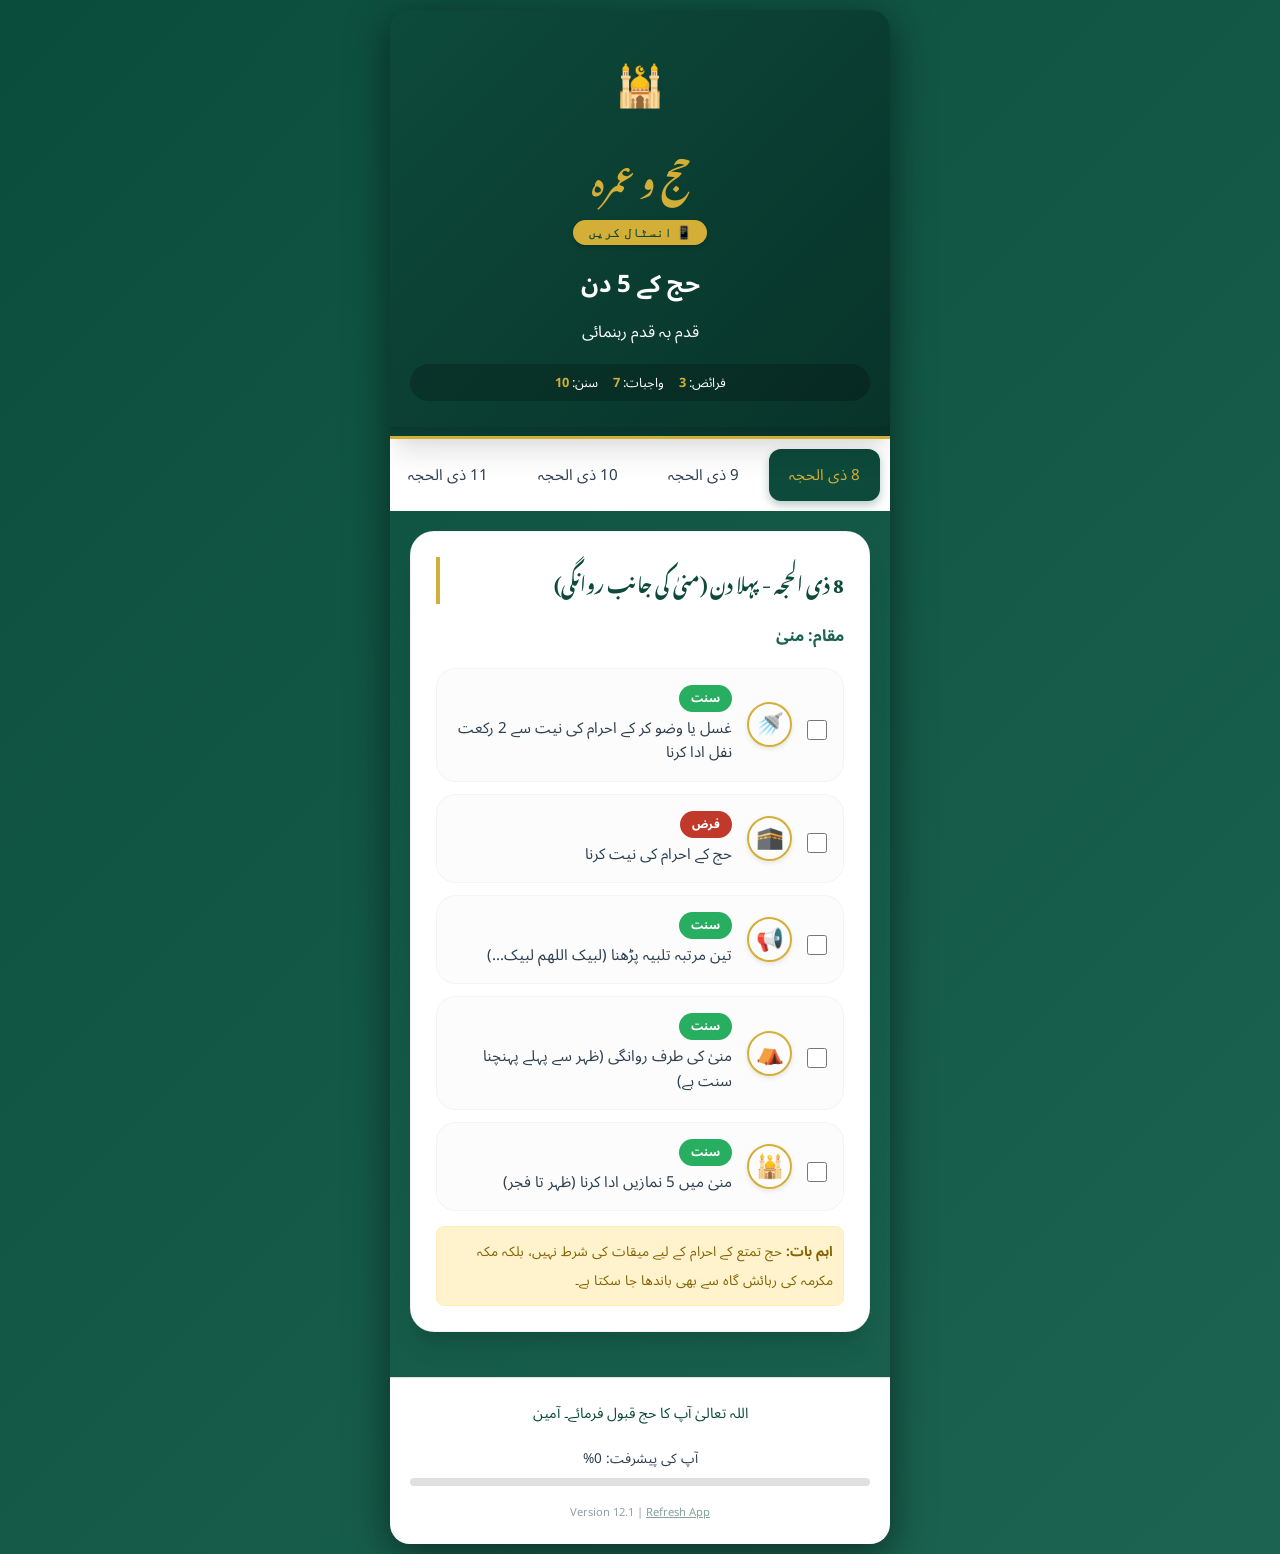
<file: index.html>
<!DOCTYPE html>
<html lang="ur" dir="rtl">
<head>
    <!-- Google tag (gtag.js) -->
    <script async src="https://www.googletagmanager.com/gtag/js?id=G-E7W67R3HDH"></script>
    <script>
      window.dataLayer = window.dataLayer || [];
      function gtag(){dataLayer.push(arguments);}
      gtag('js', new Date());

      gtag('config', 'G-E7W67R3HDH');
    </script>
    <meta charset="UTF-8">
    <meta name="viewport" content="width=device-width, initial-scale=1.0">
    <title>حج گائیڈ - 5 دن</title>
    <link rel="preconnect" href="https://fonts.googleapis.com">
    <link rel="preconnect" href="https://fonts.gstatic.com" crossorigin>
    <link href="https://fonts.googleapis.com/css2?family=Noto+Nastaliq+Urdu:wght@400..700&family=Noto+Sans+Arabic:wght@100..900&display=swap" rel="stylesheet">
    <link rel="stylesheet" href="style.css">
    
    <!-- PWA Support -->
    <link rel="manifest" href="manifest.json">
    <meta name="theme-color" content="#0b4d3c">
    <meta name="apple-mobile-web-app-capable" content="yes">
    <meta name="apple-mobile-web-app-status-bar-style" content="black-translucent">
    <meta name="apple-mobile-web-app-title" content="حج گائیڈ">
    <link rel="apple-touch-icon" href="icon-192.png">

    <!-- Meta tags for SEO & Social Sharing (WhatsApp/Facebook) -->
    <meta name="description" content="حج کے 5 دنوں کی مکمل رہنمائی - قدم بہ قدم رہنمائی برائے حجاج کرام">
    <meta property="og:title" content="حج گائیڈ - 5 دن">
    <meta property="og:description" content="حج کے 5 دنوں کی مکمل رہنمائی - قدم بہ قدم رہنمائی برائے حجاج کرام">
    <meta property="og:image" content="https://haroonbabar123456-afk.github.io/hajj-guide/icon-512.png">
    <meta property="og:image:secure_url" content="https://haroonbabar123456-afk.github.io/hajj-guide/icon-512.png">
    <meta property="og:image:width" content="512">
    <meta property="og:image:height" content="512">
    <meta property="og:url" content="https://haroonbabar123456-afk.github.io/hajj-guide/">
    <meta property="og:type" content="website">
    <meta name="twitter:card" content="summary_large_image">
</head>
<body>
    <div class="app-container">
        <header>
            <div class="header-content">
                <div class="logo-area">
                    <span class="spiritual-icon">🕌</span>
                    <h1>حج و عمرہ</h1>
                    <button class="install-guide-btn" onclick="toggleInstallModal()">📱 انسٹال کریں</button>
                </div>
                <div class="main-title">
                    <h2>حج کے 5 دن</h2>
                    <p>قدم بہ قدم رہنمائی</p>
                </div>
                <div class="stats-bar">
                    <span class="stat">فرائض: <strong id="stat-fard">3</strong></span>
                    <span class="stat">واجبات: <strong id="stat-wajib">7</strong></span>
                    <span class="stat">سنن: <strong id="stat-sunnah">17</strong></span>
                </div>
            </div>
        </header>

        <nav class="day-tabs">
            <button class="tab-btn active" data-day="8">8 ذی الحجہ</button>
            <button class="tab-btn" data-day="9">9 ذی الحجہ</button>
            <button class="tab-btn" data-day="10">10 ذی الحجہ</button>
            <button class="tab-btn" data-day="11">11 ذی الحجہ</button>
            <button class="tab-btn" data-day="12">12 ذی الحجہ</button>
            <button class="tab-btn" data-day="13">13 ذی الحجہ</button>
        </nav>

        <main id="content-area">
            <!-- Content will be injected by JavaScript -->
            <div class="loading">لوڈنگ جاری ہے...</div>
        </main>

        <footer>
            <div class="footer-info">
                <p>اللہ تعالیٰ آپ کا حج قبول فرمائے۔ آمین</p>
            </div>
            <div class="progress-footer">
                <div class="progress-text">آپ کی پیشرفت: <span id="progress-percent">0%</span></div>
                <div class="progress-bar-bg">
                    <div id="progress-fill"></div>
                </div>
            </div>
            <div class="app-version" style="text-align: center; margin-top: 15px; font-size: 0.7rem; opacity: 0.5;">
                Version 12.1 | <a href="#" onclick="forceUpdate(); return false;" style="color: var(--primary-color); text-decoration: underline;">Refresh App</a>
            </div>
        </footer>
    </div>

    <!-- Install Modal -->
    <div id="install-modal" class="modal-overlay" style="display:none;">
        <div class="modal-content">
            <button class="close-modal" onclick="toggleInstallModal()">&times;</button>
            <h3>فون میں انسٹائل کرنے کا طریقہ</h3>
            
            <div class="tabs-guide">
                <div class="guide-section">
                    <h4>iPhone (iOS) </h4>
                    <ul>
                        <li>سفاری (Safari) براؤزر میں کھولیں۔</li>
                        <li>نیچے **Share** (شیئر) بٹن پر ٹیپ کریں۔</li>
                        <li>**Add to Home Screen** منتخب کریں۔</li>
                    </ul>
                </div>
                <hr>
                <div class="guide-section">
                    <h4>Android (Chrome) 🤖</h4>
                    <ul>
                        <li>کروم (Chrome) براؤزر میں مینو (3 ڈاٹ) پر ٹیپ کریں۔</li>
                        <li>**Install App** یا **Add to Home Screen** پر ٹیپ کریں۔</li>
                    </ul>
                </div>
            </div>
            <div class="note" style="margin-top: 15px; text-align: center;">ایک بار انسٹال ہونے کے بعد، یہ ایپ انٹرنیٹ کے بغیر بھی چلے گی۔</div>
        </div>
    </div>

    <script src="script_v3.js"></script>
    <!-- Auto Update Banner -->
    <div id="update-banner" style="display: none;">
        <div class="update-message">📲 نیا ورژن دستیاب ہے! (New Version Available!)</div>
        <button class="update-btn" onclick="forceUpdate()">Update Now</button>
    </div>
</body>
</html>
</file>
<file: style.css>
:root {
    --primary-color: #0d4a3b;        /* Deep Cinematic Emerald */
    --secondary-color: #d4af37;      /* Polished Silk Gold */
    --accent-gold: #ffdf00;          /* Bright Sparkle Gold */
    --bg-color: #f7f9f8;             /* Soft Off-White */
    --text-color: #2c3e50;
    --white: #ffffff;
    --fard-color: #e74c3c;
    --wajib-color: #3498db;
    --sunnah-color: #27ae60;
    --glass-bg: rgba(255, 255, 255, 0.75);
    --glass-blur: blur(14px);
    --shadow-soft: 0 4px 6px -1px rgba(0,0,0,0.1), 0 2px 4px -1px rgba(0,0,0,0.06);
    --shadow-premium: 0 20px 25px -5px rgba(0,0,0,0.1), 0 10px 10px -5px rgba(0,0,0,0.04);
}

* {
    margin: 0;
    padding: 0;
    box-sizing: border-box;
}

body {
    font-family: 'Noto Sans Arabic', sans-serif;
    background: linear-gradient(135deg, #0b4d3c 0%, #1c6451 100%);
    color: var(--text-color);
    min-height: 100vh;
    display: flex;
    justify-content: center;
    padding: 10px;
    direction: rtl;
}

.app-container {
    width: 100%;
    max-width: 500px;
    background: var(--accent-color);
    border-radius: 20px;
    overflow: hidden;
    box-shadow: 0 10px 40px rgba(0,0,0,0.5);
    display: flex;
    flex-direction: column;
}

/* Header */
header {
    background: linear-gradient(135deg, var(--primary-color) 0%, #083329 100%);
    color: var(--white);
    padding: 35px 20px;
    text-align: center;
    position: sticky;
    top: 0;
    z-index: 100;
    box-shadow: var(--shadow-premium);
    border-bottom: 3px solid var(--secondary-color);
}

header::after {
    content: "";
    position: absolute;
    bottom: -1px;
    left: 0;
    width: 100%;
    height: 10px;
    background: linear-gradient(to bottom, rgba(0,0,0,0.1), transparent);
    pointer-events: none;
}

.logo-area {
    margin-bottom: 10px;
}

.spiritual-icon {
    font-size: 2.5rem;
    display: block;
    margin-bottom: 5px;
}

h1 {
    font-family: 'Noto Nastaliq Urdu', serif;
    font-size: 2rem;
    color: var(--secondary-color);
}

.subtitle {
    font-size: 0.9rem;
    opacity: 0.8;
    margin-bottom: 10px;
}

.install-guide-btn {
    background: var(--secondary-color);
    color: var(--primary-color);
    border: none;
    padding: 5px 15px;
    border-radius: 20px;
    font-size: 0.8rem;
    font-weight: bold;
    cursor: pointer;
    box-shadow: 0 2px 5px rgba(0,0,0,0.2);
    transition: all 0.3s ease;
}

.install-guide-btn:hover {
    transform: scale(1.05);
    background: var(--white);
}

/* Hide Install button if already installed (PWA Standalone Mode) */
@media all and (display-mode: standalone) {
    .install-guide-btn {
        display: none !important;
    }
}
@media all and (display-mode: fullscreen) {
    .install-guide-btn {
        display: none !important;
    }
}

.main-title h2 {
    font-size: 1.5rem;
    margin: 5px 0;
}

.stats-bar {
    display: flex;
    justify-content: center;
    gap: 15px;
    margin-top: 15px;
    font-size: 0.8rem;
    background: rgba(0,0,0,0.2);
    padding: 5px 15px;
    border-radius: 20px;
}

.stat strong {
    color: var(--secondary-color);
}

/* Tabs */
.day-tabs {
    display: flex;
    overflow-x: auto;
    background: var(--white);
    padding: 10px;
    scrollbar-width: none;
    -ms-overflow-style: none;
}

.day-tabs::-webkit-scrollbar {
    display: none;
}

.tab-btn {
    flex: 0 0 auto;
    padding: 10px 20px;
    border: none;
    background: none;
    font-family: inherit;
    font-size: 0.95rem;
    color: var(--text-color);
    border-radius: 12px;
    cursor: pointer;
    transition: all 0.3s cubic-bezier(0.4, 0, 0.2, 1);
    margin-left: 10px;
    white-space: nowrap;
}

.tab-btn.active {
    background: var(--primary-color);
    color: var(--secondary-color);
    box-shadow: 0 4px 10px rgba(11, 77, 60, 0.3);
}

/* Main Content */
main {
    flex: 1;
    padding: 20px;
    overflow-y: auto;
}

.card {
    background: var(--white);
    border-radius: 24px;
    padding: 25px;
    margin-bottom: 25px;
    box-shadow: var(--shadow-premium);
    animation: slideUp 0.6s cubic-bezier(0.16, 1, 0.3, 1);
    border: 1px solid rgba(0,0,0,0.05);
}

.card h3 {
    color: var(--primary-color);
    margin-bottom: 15px;
    border-left: 4px solid var(--secondary-color);
    padding-left: 10px;
    font-family: 'Noto Nastaliq Urdu', serif;
}

/* Task Checkbox */
.task-item {
    display: flex;
    align-items: center;
    gap: 15px;
    margin-bottom: 12px;
    cursor: pointer;
    transition: all 0.4s cubic-bezier(0.16, 1, 0.3, 1);
    padding: 16px;
    border-radius: 20px;
    background: #fbfcfb;
    border: 1px solid rgba(0,0,0,0.03);
    position: relative;
    overflow: hidden;
}

.task-item:hover {
    background: #f8fcfb;
    border-color: var(--primary-color);
    box-shadow: 0 4px 15px rgba(11, 77, 60, 0.1);
    transform: translateY(-2px);
}

.task-item input {
    width: 20px;
    height: 20px;
    margin-top: 10px;
    cursor: pointer;
    accent-color: var(--primary-color);
    flex-shrink: 0;
}

.ritual-icon-bubble {
    width: 45px;
    height: 45px;
    background: var(--accent-color);
    border: 2px solid var(--secondary-color);
    border-radius: 50%;
    display: flex;
    align-items: center;
    justify-content: center;
    font-size: 1.4rem;
    flex-shrink: 0;
    box-shadow: 0 2px 5px rgba(0,0,0,0.1);
}

.task-text-content {
    display: flex;
    flex-direction: column;
    gap: 4px;
    flex: 1;
}

.badge {
    display: inline-block;
    padding: 2px 12px;
    border-radius: 20px;
    font-size: 0.7rem;
    font-weight: 800;
    width: fit-content;
    color: var(--white);
    text-transform: uppercase;
    letter-spacing: 0.5px;
}

.badge-fard {
    background: #c0392b; /* Deep Red */
}

.badge-wajib {
    background: #d35400; /* Dark Orange */
}

.badge-sunnah {
    background: #27ae60; /* Solid Green */
}

.ritual-text {
    font-size: 0.95rem;
    line-height: 1.6;
    color: var(--text-color);
    font-family: 'Noto Sans Arabic', sans-serif;
}

.task-item.completed {
    opacity: 0.8;
}

.task-item.completed .ritual-text {
    text-decoration: line-through;
    color: #999;
}

.task-item.completed .ritual-icon-bubble {
    filter: grayscale(1);
    opacity: 0.5;
}

/* Footer */
footer {
    padding: 20px;
    background: var(--white);
    border-top: 1px solid #ddd;
}

.footer-info {
    text-align: center;
    font-size: 0.9rem;
    margin-bottom: 15px;
    color: var(--primary-color);
}

.progress-footer {
    position: relative;
}

.progress-text {
    font-size: 0.85rem;
    margin-bottom: 5px;
    text-align: center;
}

.progress-bar-bg {
    height: 8px;
    background: #e0e0e0;
    border-radius: 4px;
    overflow: hidden;
}

#progress-fill {
    height: 100%;
    background: linear-gradient(90deg, var(--secondary-color), var(--primary-color));
    width: 0%;
    transition: width 0.5s ease-in-out;
}

/* Animations */
@keyframes slideUp {
    from {
        opacity: 0;
        transform: translateY(20px);
    }
    to {
        opacity: 1;
        transform: translateY(0);
    }
}

.note {
    background: #fff3cd;
    border: 1px solid #ffeeba;
    padding: 10px;
    border-radius: 8px;
    font-size: 0.85rem;
    margin-top: 15px;
    color: #856404;
}

.loading {
    text-align: center;
    padding: 40px;
    font-size: 1.2rem;
}

/* Modal Styles */
.modal-overlay {
    position: fixed;
    top: 0;
    left: 0;
    right: 0;
    bottom: 0;
    background: rgba(0,0,0,0.8);
    display: flex;
    align-items: center;
    justify-content: center;
    z-index: 1000;
    padding: 20px;
}

.modal-content {
    background: var(--white);
    padding: 30px;
    border-radius: 20px;
    max-width: 400px;
    width: 100%;
    position: relative;
    box-shadow: 0 10px 30px rgba(0,0,0,0.5);
    border-top: 5px solid var(--secondary-color);
}

.close-modal {
    position: absolute;
    top: 10px;
    right: 15px;
    border: none;
    background: none;
    font-size: 1.5rem;
    cursor: pointer;
}

.modal-content h3 {
    color: var(--primary-color);
    margin-bottom: 20px;
    text-align: center;
}

.guide-section h4 {
    color: var(--primary-color);
    margin-bottom: 10px;
    display: flex;
    align-items: center;
    gap: 10px;
}

.guide-section ul {
    list-style: none;
}

.guide-section ul li {
    margin-bottom: 10px;
    font-size: 0.9rem;
    padding-right: 15px;
    position: relative;
}

.guide-section ul li::before {
    content: "•";
    color: var(--secondary-color);
    position: absolute;
    right: 0;
    font-weight: bold;
}

/* Auto-Update Banner */
#update-banner {
    position: fixed;
    bottom: 20px;
    left: 20px;
    right: 20px;
    background: linear-gradient(135deg, var(--white) 0%, #f0fdf4 100%);
    color: var(--primary-color);
    padding: 15px 20px;
    border-radius: 20px;
    display: none; /* Hidden by default */
    align-items: center;
    justify-content: space-between;
    box-shadow: 0 10px 40px rgba(0,0,0,0.3);
    z-index: 2000;
    border: 2px solid var(--secondary-color);
    animation: slideUp 0.5s cubic-bezier(0.16, 1, 0.3, 1);
}

.update-message {
    font-size: 0.9rem;
    font-weight: 700;
}

.update-btn {
    background: var(--primary-color);
    color: var(--white);
    border: none;
    padding: 8px 18px;
    border-radius: 12px;
    font-size: 0.85rem;
    font-weight: bold;
    cursor: pointer;
    transition: all 0.3s ease;
}

.update-btn:hover {
    background: var(--secondary-color);
    color: var(--primary-color);
}
</file>
